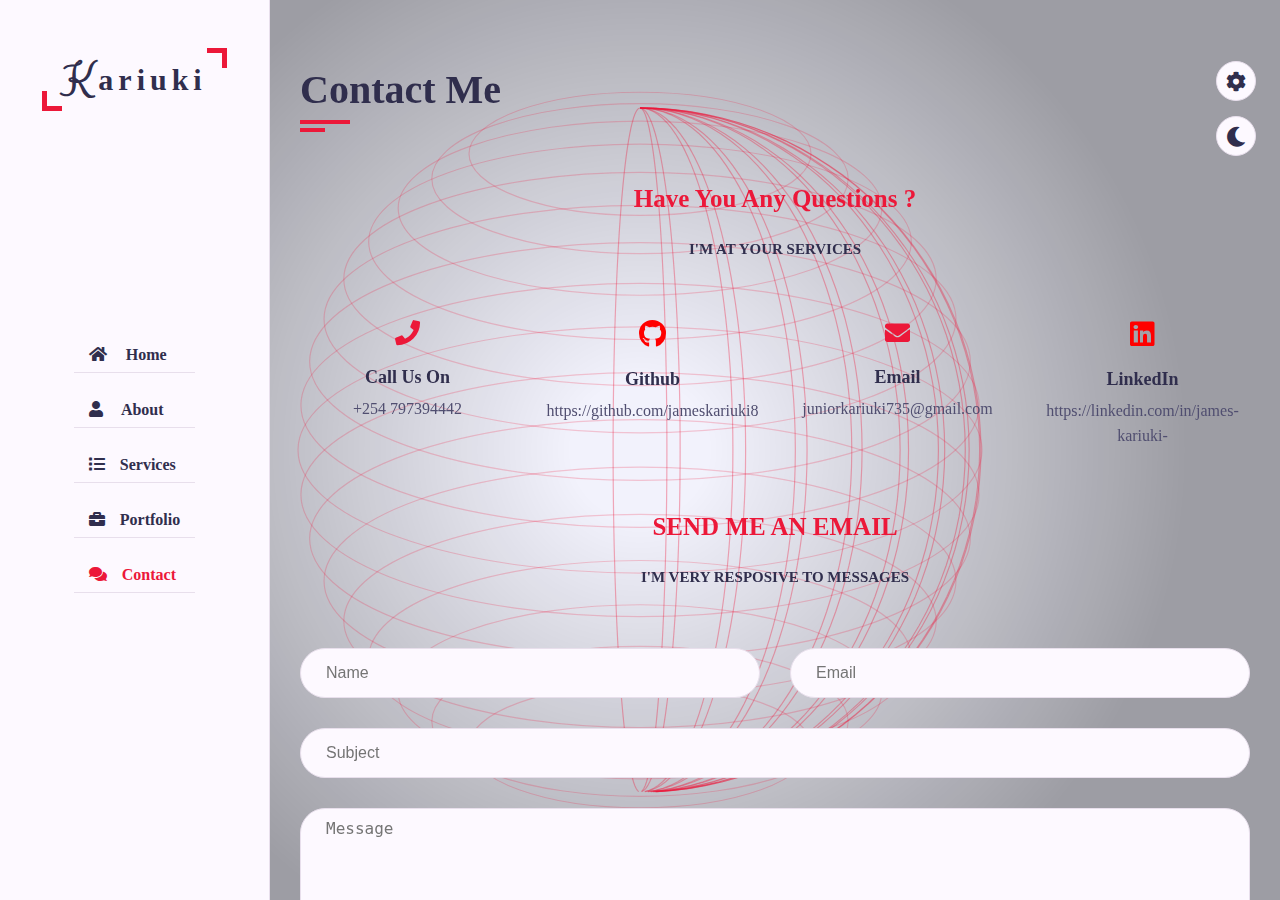
<file: contact.html>
<!DOCTYPE html>
<html lang="en">

<head>
  <meta charset="UTF-8" />
  <meta http-equiv="X-UA-Compatible" content="IE=edge" />
  <meta name="viewport" content="width=device-width, initial-scale=1.0" />
  <link rel="icon" href="preview.jpeg" type="image/x-icon" />
  <title>Contact | James Kariuki</title>
  <link rel="stylesheet" href="css/style.css" />
  <link rel="stylesheet" href="css/skins/color-1.css" />
  <link rel="stylesheet" href="css/style-switcher.css" />
  <link rel="stylesheet" href="css/skins/color-1.css" class="alternate-style" title="color-1" disabled />
  <link rel="stylesheet" href="css/skins/color-2.css" class="alternate-style" title="color-2" disabled />
  <link rel="stylesheet" href="css/skins/color-3.css" class="alternate-style" title="color-3" disabled />
  <link rel="stylesheet" href="css/skins/color-4.css" class="alternate-style" title="color-4" disabled />
  <link rel="stylesheet" href="css/skins/color-5.css" class="alternate-style" title="color-5" disabled />
  <link rel="stylesheet" href="https://cdnjs.cloudflare.com/ajax/libs/font-awesome/5.15.4/css/all.min.css" />
</head>

<body>
  <canvas id="contact-wireframe" class="bg-wireframe" aria-hidden="true"></canvas>
  <div class="main-container">
    <div data-include="partials/aside.html"></div>
    <div class="main-content">
      <section class="contact section active" id="contact">
        <div class="container">
          <div class="row">
            <div class="section-title padd-15">
              <h2>Contact Me</h2>
            </div>
          </div>
          <h3 class="contact-title padd-15">Have You Any Questions ?</h3>
          <h4 class="contact-sub-title padd-15">I'M AT YOUR SERVICES</h4>
          <div class="row">
            <div class="contact-info-item padd-15">
              <div class="icon"><i class="fa fa-phone"></i></div>
              <h4>Call Us On</h4>
              <p>+254 797394442</p>
            </div>
            <div class="contact-info-item padd-15">
              <div class="icon"><i class="fab fa-github" style="color: red; font-size: 28px;"></i></div>
              <h4>Github</h4>
              <p>https://github.com/jameskariuki8</p>
            </div>
            <div class="contact-info-item padd-15">
              <div class="icon"><i class="fa fa-envelope"></i></div>
              <h4>Email</h4>
              <p>juniorkariuki735@gmail.com</p>
            </div>
            <div class="contact-info-item padd-15">
              <div class="icon"><i class="fab fa-linkedin" style="color: red; font-size: 28px;"></i></div>
              <h4>LinkedIn</h4>
              <p>https://linkedin.com/in/james-kariuki-</p>
            </div>
          </div>
          <h3 class="contact-title padd-15">SEND ME AN EMAIL</h3>
          <h4 class="contact-sub-title padd-15">I'M VERY RESPOSIVE TO MESSAGES</h4>
          <div class="row">
            <div class="contact-form padd-15">
              <form id="contactForm" action="https://formspree.io/f/mnnvkddz" method="POST">
                <div class="row">
                  <div class="form-item col-6 padd-15">
                    <div class="form-group"><input type="text" class="form-control" placeholder="Name" /></div>
                  </div>
                  <div class="form-item col-6 padd-15">
                    <div class="form-group"><input type="email" class="form-control" placeholder="Email" /></div>
                  </div>
                </div>
                <div class="row">
                  <div class="form-item col-12 padd-15">
                    <div class="form-group"><input type="text" class="form-control" placeholder="Subject" /></div>
                  </div>
                </div>
                <div class="row">
                  <div class="form-item col-12 padd-15">
                    <div class="form-group"><textarea name="message" class="form-control"
                        placeholder="Message"></textarea></div>
                  </div>
                </div>
                <div class="row">
                  <div class="form-item col-12 padd-15"><button type="submit" class="btn">Send Message</button></div>
                </div>
              </form>
            </div>
          </div>
        </div>
        <!-- Global Footer -->
        <div data-include="partials/footer.html"></div>
      </section>
    </div>
  </div>
  <div data-include="partials/style-switcher.html"></div>
  <script>
    document.addEventListener('DOMContentLoaded', function () {
      var form = document.getElementById('contactForm');
      form && form.addEventListener('submit', function (event) {
        event.preventDefault();
        var formData = new FormData(form);
        fetch('https://formspree.io/f/mnnvkddz', { method: 'POST', body: formData, headers: { 'Accept': 'application/json' } })
          .then(function (response) {
            if (response.ok) {
              for (var i = 0; i < 15; i++) {
                var gift = document.createElement('img');
                var images = ['https://cdn-icons-png.flaticon.com/512/4729/4729050.png', 'https://cdn-icons-png.flaticon.com/512/4729/4729077.png', 'https://cdn-icons-png.flaticon.com/512/4729/4729039.png', 'https://cdn-icons-png.flaticon.com/512/4729/4729040.png'];
                gift.src = images[Math.floor(Math.random() * images.length)];
                gift.classList.add('falling-item');
                gift.style.left = Math.random() * window.innerWidth + 'px';
                gift.style.animationDuration = Math.random() * 3 + 2 + 's';
                document.body.appendChild(gift);
                setTimeout(function (g) { return function () { g.remove(); }; }(gift), 5000);
              }
              var messageBox = document.createElement('div');
              messageBox.innerHTML = '<h2>🎉 Congratulations! Your message has been sent successfully! 🎉</h2>';
              messageBox.style.position = 'fixed';
              messageBox.style.top = '50%';
              messageBox.style.left = '50%';
              messageBox.style.transform = 'translate(-50%, -50%)';
              messageBox.style.background = 'rgba(0, 0, 0, 0.8)';
              messageBox.style.color = 'white';
              messageBox.style.padding = '20px';
              messageBox.style.borderRadius = '10px';
              messageBox.style.textAlign = 'center';
              messageBox.style.fontSize = '1.5rem';
              messageBox.style.zIndex = '1000';
              document.body.appendChild(messageBox);
              setTimeout(function () { messageBox.remove(); window.location.href = 'index.html'; }, 3000);
            } else {
              alert('Oops! Something went wrong. Please try again.');
            }
          }).catch(function () { alert('Submission failed. Check your connection and try again.'); });
      });
    });
  </script>
  <script src="js/includes.js"></script>
  <script src="js/style-switcher.js"></script>
  <script src="js/common.js"></script>
  <script src="js/effects.js"></script>
</body>

</html>
</file>
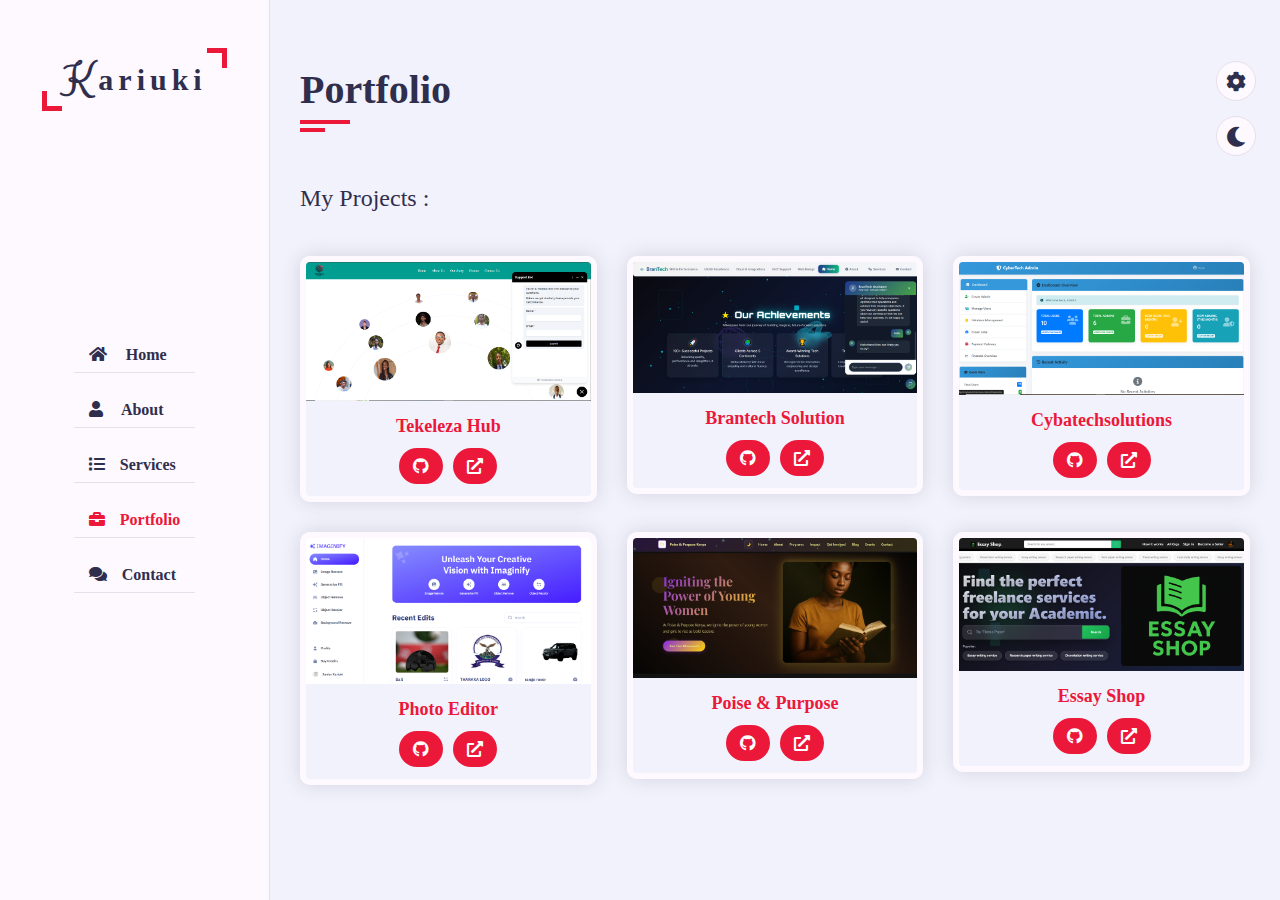
<file: portfolio.html>
<!DOCTYPE html>
<html lang="en">
  <head>
  <meta charset="UTF-8" />
  <meta http-equiv="X-UA-Compatible" content="IE=edge" />
  <meta name="viewport" content="width=device-width, initial-scale=1.0" />
  <link rel="icon" href="preview.jpeg" type="image/x-icon" />
  <title>Portfolio | James Kariuki</title>
  <link rel="stylesheet" href="css/style.css" />
  <link rel="stylesheet" href="css/skins/color-1.css" />
  <link rel="stylesheet" href="css/style-switcher.css" />
  <link rel="stylesheet" href="css/skins/color-1.css" class="alternate-style" title="color-1" disabled />
  <link rel="stylesheet" href="css/skins/color-2.css" class="alternate-style" title="color-2" disabled />
  <link rel="stylesheet" href="css/skins/color-3.css" class="alternate-style" title="color-3" disabled />
  <link rel="stylesheet" href="css/skins/color-4.css" class="alternate-style" title="color-4" disabled />
  <link rel="stylesheet" href="css/skins/color-5.css" class="alternate-style" title="color-5" disabled />
  <link rel="stylesheet" href="https://cdnjs.cloudflare.com/ajax/libs/font-awesome/5.15.4/css/all.min.css" />
  </head>
  <body>
    <div class="main-container">
      <div data-include="partials/aside.html"></div>
      <div class="main-content">
        <section class="portfolio section active" id="portfolio">
          <div class="container">
            <div class="row">
              <div class="section-title padd-15">
                <h2>Portfolio</h2>
              </div>
            </div>
            <div class="row">
              <div class="portfolio-heading padd-15"><h2>My Projects :</h2></div>
            </div>
            <div class="row">
              <div class="portfolio-item padd-15">
                <div class="portfolio-item-inner shadow-dark">
                  <div class="portfolio-img"><img src="images/portfolio/tekeleza.png" alt="" /></div>
                  <h3 class="project-title">Tekeleza Hub</h3>
                  <div class="project-links">
                    <a href="https://github.com/jameskariuki8/tekeleza-frontend" target="_blank" class="btn" aria-label="GitHub"><i class="fab fa-github"></i><span class="sr-only">GitHub</span></a>
                    <a href="https://tekelezahub.org" target="_blank" class="btn" aria-label="Live"><i class="fa fa-external-link-alt"></i><span class="sr-only">Live</span></a>
                  </div>
                </div>
              </div>
              <div class="portfolio-item padd-15">
                <div class="portfolio-item-inner shadow-dark">
                  <div class="portfolio-img"><img src="images/portfolio/brantec.png" alt="" /></div>
                  <h3 class="project-title">Brantech Solution</h3>
                  <div class="project-links">
                    <a href="https://github.com/jameskariuki8/brantechsolution" target="_blank" class="btn" aria-label="GitHub"><i class="fab fa-github"></i></a>
                    <a href="https://brantechsolutions.co" target="_blank" class="btn" aria-label="Live"><i class="fa fa-external-link-alt"></i></a>
                  </div>
                </div>
              </div>
              <div class="portfolio-item padd-15">
                <div class="portfolio-item-inner shadow-dark">
                  <div class="portfolio-img"><img src="images/portfolio/cyber.png" alt="" /></div>
                  <h3 class="project-title">Cybatechsolutions</h3>
                  <div class="project-links">
                    <a href="https://github.com/jameskariuki8/CyberSystem" target="_blank" class="btn" aria-label="GitHub"><i class="fab fa-github"></i></a>
                    <a href="https://cybatechsolutions.co.ke" target="_blank" class="btn" aria-label="Live"><i class="fa fa-external-link-alt"></i></a>
                  </div>
                </div>
              </div>
              <div class="portfolio-item padd-15">
                <div class="portfolio-item-inner shadow-dark">
                  <div class="portfolio-img"><img src="images/portfolio/imaginify.png" alt="" /></div>
                  <h3 class="project-title">Photo Editor</h3>
                  <div class="project-links">
                    <a href="https://github.com/jameskariuki8/imagery" target="_blank" class="btn" aria-label="GitHub"><i class="fab fa-github"></i></a>
                    <a href="https://imagery-wine.vercel.app" target="_blank" class="btn" aria-label="Live"><i class="fa fa-external-link-alt"></i></a>
                  </div>
                </div>
              </div>
              <div class="portfolio-item padd-15">
                <div class="portfolio-item-inner shadow-dark">
                  <div class="portfolio-img"><img src="images/portfolio/poise.png" alt="" /></div>
                  <h3 class="project-title">Poise & Purpose</h3>
                  <div class="project-links">
                    <a href="https://github.com/jameskariuki8/poise-and-purpose" target="_blank" class="btn" aria-label="GitHub"><i class="fab fa-github"></i></a>
                    <a href="https://poiseandpurposekenya.org/" target="_blank" class="btn" aria-label="Live"><i class="fa fa-external-link-alt"></i></a>
                  </div>
                </div>
              </div>
              <div class="portfolio-item padd-15">
                <div class="portfolio-item-inner shadow-dark">
                  <div class="portfolio-img"><img src="images/portfolio/jobb.png" alt="" /></div>
                  <h3 class="project-title">Essay Shop</h3>
                  <div class="project-links">
                    <a href="https://github.com/jameskariuki8/job-portal" target="_blank" class="btn" aria-label="GitHub"><i class="fab fa-github"></i></a>
                    <a href="https://myessay-shop.com" target="_blank" class="btn" aria-label="Live"><i class="fa fa-external-link-alt"></i></a>
                  </div>
                </div>
              </div>
            </div>
          </div>
        </section>
      </div>
    </div>
    <div data-include="partials/style-switcher.html"></div>
    <script src="js/includes.js"></script>
    <script src="js/style-switcher.js"></script>
    <script src="js/common.js"></script>
  </body>
</html>
</file>
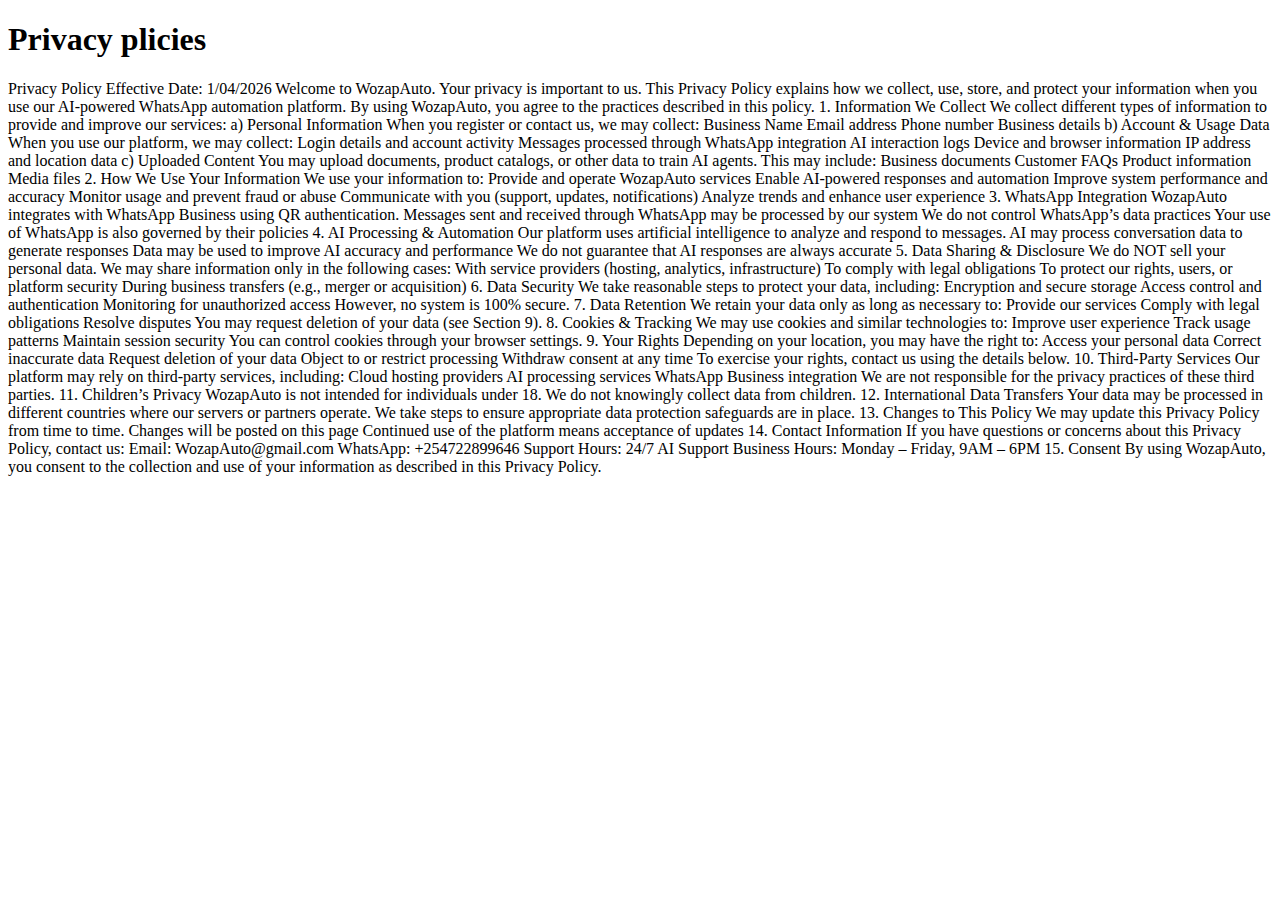
<file: privacy.html>
<!DOCTYPE html>
<html lang="en">

<head>
    <meta charset="UTF-8">
    <meta name="viewport" content="width=device-width, initial-scale=1.0">
    <title>Document</title>
</head>

<body>
    <h1>Privacy plicies</h1>
    <p>Privacy Policy
        Effective Date: 1/04/2026
        Welcome to WozapAuto. Your privacy is important to us. This Privacy Policy explains how we collect, use, store,
        and protect your information when you use our AI-powered WhatsApp automation platform.
        By using WozapAuto, you agree to the practices described in this policy.

        1. Information We Collect
        We collect different types of information to provide and improve our services:
        a) Personal Information
        When you register or contact us, we may collect:
        Business Name
        Email address
        Phone number
        Business details

        b) Account & Usage Data
        When you use our platform, we may collect:
        Login details and account activity
        Messages processed through WhatsApp integration
        AI interaction logs
        Device and browser information
        IP address and location data




        c) Uploaded Content
        You may upload documents, product catalogs, or other data to train AI agents. This may include:
        Business documents
        Customer FAQs
        Product information
        Media files

        2. How We Use Your Information
        We use your information to:
        Provide and operate WozapAuto services
        Enable AI-powered responses and automation
        Improve system performance and accuracy
        Monitor usage and prevent fraud or abuse
        Communicate with you (support, updates, notifications)
        Analyze trends and enhance user experience

        3. WhatsApp Integration
        WozapAuto integrates with WhatsApp Business using QR authentication.
        Messages sent and received through WhatsApp may be processed by our system
        We do not control WhatsApp’s data practices
        Your use of WhatsApp is also governed by their policies

        4. AI Processing & Automation
        Our platform uses artificial intelligence to analyze and respond to messages.
        AI may process conversation data to generate responses
        Data may be used to improve AI accuracy and performance
        We do not guarantee that AI responses are always accurate

        5. Data Sharing & Disclosure
        We do NOT sell your personal data.
        We may share information only in the following cases:
        With service providers (hosting, analytics, infrastructure)
        To comply with legal obligations
        To protect our rights, users, or platform security
        During business transfers (e.g., merger or acquisition)

        6. Data Security
        We take reasonable steps to protect your data, including:
        Encryption and secure storage
        Access control and authentication
        Monitoring for unauthorized access
        However, no system is 100% secure.

        7. Data Retention
        We retain your data only as long as necessary to:
        Provide our services
        Comply with legal obligations
        Resolve disputes
        You may request deletion of your data (see Section 9).

        8. Cookies & Tracking
        We may use cookies and similar technologies to:
        Improve user experience
        Track usage patterns
        Maintain session security
        You can control cookies through your browser settings.

        9. Your Rights
        Depending on your location, you may have the right to:
        Access your personal data
        Correct inaccurate data
        Request deletion of your data
        Object to or restrict processing
        Withdraw consent at any time
        To exercise your rights, contact us using the details below.

        10. Third-Party Services
        Our platform may rely on third-party services, including:
        Cloud hosting providers
        AI processing services
        WhatsApp Business integration
        We are not responsible for the privacy practices of these third parties.

        11. Children’s Privacy
        WozapAuto is not intended for individuals under 18.
        We do not knowingly collect data from children.

        12. International Data Transfers
        Your data may be processed in different countries where our servers or partners operate.
        We take steps to ensure appropriate data protection safeguards are in place.

        13. Changes to This Policy
        We may update this Privacy Policy from time to time.
        Changes will be posted on this page
        Continued use of the platform means acceptance of updates

        14. Contact Information
        If you have questions or concerns about this Privacy Policy, contact us:
        Email: WozapAuto@gmail.com
        WhatsApp: +254722899646
        Support Hours:
        24/7 AI Support
        Business Hours: Monday – Friday, 9AM – 6PM

        15. Consent
        By using WozapAuto, you consent to the collection and use of your information as described in this Privacy
        Policy.

    </p>
</body>

</html>
</file>
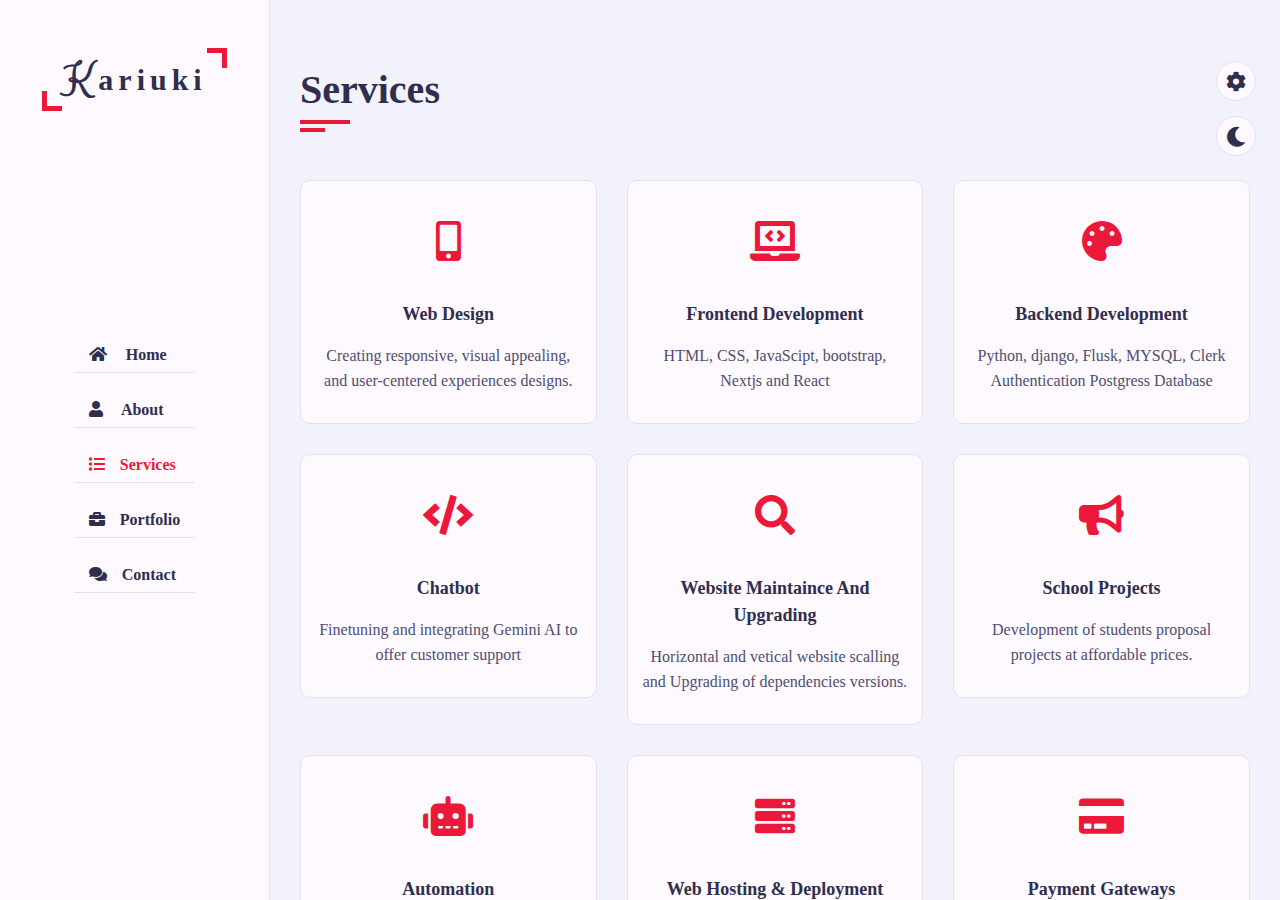
<file: services.html>
<!DOCTYPE html>
<html lang="en">

<head>
  <meta charset="UTF-8" />
  <meta http-equiv="X-UA-Compatible" content="IE=edge" />
  <meta name="viewport" content="width=device-width, initial-scale=1.0" />
  <link rel="icon" href="preview.jpeg" type="image/x-icon" />
  <title>Services | James Kariuki</title>
  <link rel="stylesheet" href="css/style.css" />
  <link rel="stylesheet" href="css/skins/color-1.css" />
  <link rel="stylesheet" href="css/style-switcher.css" />
  <link rel="stylesheet" href="css/skins/color-1.css" class="alternate-style" title="color-1" disabled />
  <link rel="stylesheet" href="css/skins/color-2.css" class="alternate-style" title="color-2" disabled />
  <link rel="stylesheet" href="css/skins/color-3.css" class="alternate-style" title="color-3" disabled />
  <link rel="stylesheet" href="css/skins/color-4.css" class="alternate-style" title="color-4" disabled />
  <link rel="stylesheet" href="css/skins/color-5.css" class="alternate-style" title="color-5" disabled />
  <link rel="stylesheet" href="https://cdnjs.cloudflare.com/ajax/libs/font-awesome/5.15.4/css/all.min.css" />
</head>

<body>
  <div class="main-container">
    <div data-include="partials/aside.html"></div>
    <div class="main-content">
      <section class="service section active" id="services">
        <div class="container">
          <div class="row">
            <div class="section-title padd-15">
              <h2>Services</h2>
            </div>
          </div>
          <div class="row">
            <div class="service-item padd-15">
              <div class="service-item-inner">
                <div class="icon"><i class="fa fa-mobile-alt"></i></div>
                <h4>Web Design</h4>
                <p>Creating responsive, visual appealing, and user-centered experiences designs.</p>
              </div>
            </div>
            <div class="service-item padd-15">
              <div class="service-item-inner">
                <div class="icon"><i class="fa fa-laptop-code"></i></div>
                <h4>Frontend Development</h4>
                <p>HTML, CSS, JavaScipt, bootstrap, Nextjs and React</p>
              </div>
            </div>
            <div class="service-item padd-15">
              <div class="service-item-inner">
                <div class="icon"><i class="fa fa-palette"></i></div>
                <h4>Backend Development</h4>
                <p>Python, django, Flusk, MYSQL, Clerk Authentication Postgress Database</p>
              </div>
            </div>
            <div class="service-item padd-15">
              <div class="service-item-inner">
                <div class="icon"><i class="fa fa-code"></i></div>
                <h4>Chatbot</h4>
                <p>Finetuning and integrating Gemini AI to offer customer support </p>
              </div>
            </div>
            <div class="service-item padd-15">
              <div class="service-item-inner">
                <div class="icon"><i class="fa fa-search"></i></div>
                <h4>Website Maintaince and Upgrading </h4>
                <p>Horizontal and vetical website scalling and Upgrading of dependencies versions.</p>
              </div>
            </div>
            <div class="service-item padd-15">
              <div class="service-item-inner">
                <div class="icon"><i class="fa fa-bullhorn"></i></div>
                <h4>School Projects</h4>
                <p>Development of students proposal projects at affordable prices.</p>
              </div>
            </div>
            <div class="service-item padd-15">
              <div class="service-item-inner">
                <div class="icon"><i class="fa fa-robot"></i></div>
                <h4>Automation</h4>
                <p>Build workflow automations, RPA scripts and scheduled jobs to save time.</p>
              </div>
            </div>
            <div class="service-item padd-15">
              <div class="service-item-inner">
                <div class="icon"><i class="fa fa-server"></i></div>
                <h4>Web Hosting & Deployment</h4>
                <p>Deploy and host on shared/VPS/cloud, CI/CD, SSL, domains and scaling.</p>
              </div>
            </div>
            <div class="service-item padd-15">
              <div class="service-item-inner">
                <div class="icon"><i class="fa fa-credit-card"></i></div>
                <h4>Payment Gateways</h4>
                <p>Integrate M-Pesa STK/Express, PayPal Checkout and secure payment flows.</p>
              </div>
            </div>
          </div>
        </div>
        <!-- Global Footer -->
        <div data-include="partials/footer.html"></div>
      </section>
    </div>
  </div>
  <div data-include="partials/style-switcher.html"></div>
  <script src="js/includes.js"></script>
  <script src="js/style-switcher.js"></script>
  <script src="js/common.js"></script>
</body>

</html>
</file>
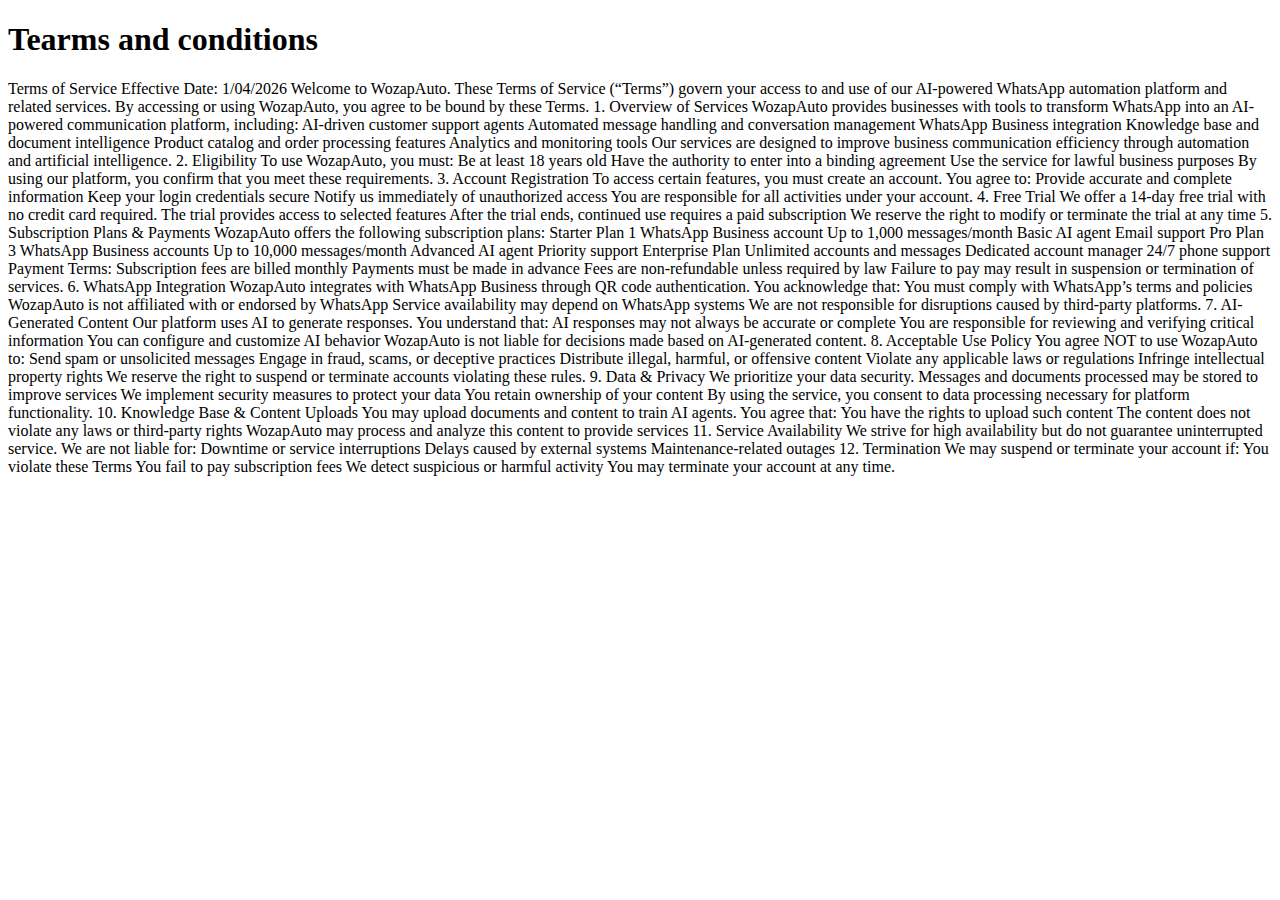
<file: terms.html>
<!DOCTYPE html>
<html lang="en">

<head>
    <meta charset="UTF-8">
    <meta name="viewport" content="width=, initial-scale=1.0">
    <title>Document</title>
</head>

<body>
    <h1>Tearms and conditions</h1>
    <P>Terms of Service
        Effective Date: 1/04/2026
        Welcome to WozapAuto. These Terms of Service (“Terms”) govern your access to and use of our AI-powered WhatsApp
        automation platform and related services.
        By accessing or using WozapAuto, you agree to be bound by these Terms.

        1. Overview of Services
        WozapAuto provides businesses with tools to transform WhatsApp into an AI-powered communication platform,
        including:
        AI-driven customer support agents
        Automated message handling and conversation management
        WhatsApp Business integration
        Knowledge base and document intelligence
        Product catalog and order processing features
        Analytics and monitoring tools
        Our services are designed to improve business communication efficiency through automation and artificial
        intelligence.

        2. Eligibility
        To use WozapAuto, you must:
        Be at least 18 years old
        Have the authority to enter into a binding agreement
        Use the service for lawful business purposes
        By using our platform, you confirm that you meet these requirements.




        3. Account Registration
        To access certain features, you must create an account.
        You agree to:
        Provide accurate and complete information
        Keep your login credentials secure
        Notify us immediately of unauthorized access
        You are responsible for all activities under your account.

        4. Free Trial
        We offer a 14-day free trial with no credit card required.
        The trial provides access to selected features
        After the trial ends, continued use requires a paid subscription
        We reserve the right to modify or terminate the trial at any time

        5. Subscription Plans & Payments
        WozapAuto offers the following subscription plans:
        Starter Plan
        1 WhatsApp Business account
        Up to 1,000 messages/month
        Basic AI agent
        Email support
        Pro Plan
        3 WhatsApp Business accounts
        Up to 10,000 messages/month
        Advanced AI agent
        Priority support

        Enterprise Plan
        Unlimited accounts and messages
        Dedicated account manager
        24/7 phone support
        Payment Terms:
        Subscription fees are billed monthly
        Payments must be made in advance
        Fees are non-refundable unless required by law
        Failure to pay may result in suspension or termination of services.

        6. WhatsApp Integration
        WozapAuto integrates with WhatsApp Business through QR code authentication.
        You acknowledge that:
        You must comply with WhatsApp’s terms and policies
        WozapAuto is not affiliated with or endorsed by WhatsApp
        Service availability may depend on WhatsApp systems
        We are not responsible for disruptions caused by third-party platforms.

        7. AI-Generated Content
        Our platform uses AI to generate responses.
        You understand that:
        AI responses may not always be accurate or complete
        You are responsible for reviewing and verifying critical information
        You can configure and customize AI behavior
        WozapAuto is not liable for decisions made based on AI-generated content.

        8. Acceptable Use Policy
        You agree NOT to use WozapAuto to:
        Send spam or unsolicited messages
        Engage in fraud, scams, or deceptive practices
        Distribute illegal, harmful, or offensive content
        Violate any applicable laws or regulations
        Infringe intellectual property rights
        We reserve the right to suspend or terminate accounts violating these rules.

        9. Data & Privacy
        We prioritize your data security.
        Messages and documents processed may be stored to improve services
        We implement security measures to protect your data
        You retain ownership of your content
        By using the service, you consent to data processing necessary for platform functionality.

        10. Knowledge Base & Content Uploads
        You may upload documents and content to train AI agents.
        You agree that:
        You have the rights to upload such content
        The content does not violate any laws or third-party rights
        WozapAuto may process and analyze this content to provide services







        11. Service Availability
        We strive for high availability but do not guarantee uninterrupted service.
        We are not liable for:
        Downtime or service interruptions
        Delays caused by external systems
        Maintenance-related outages

        12. Termination
        We may suspend or terminate your account if:
        You violate these Terms
        You fail to pay subscription fees
        We detect suspicious or harmful activity
        You may terminate your account at any time.

    </P>
</body>

</html>
</file>
<file: css/style.css>
@import url('https://fonts.googleapis.com/css2?family=Clicker+Script&family=Poppins:wght@200;300;400;500;600;700&display=swap');

:root {
  --bg-black-900: #f2f2fc;
  --bg-black-100: #fdf9ff;
  --bg-black-50: #e8dfec;
  --text-black-900: #302e4d;
  --text-black-700: #504e70;
}

body.dark {
  --bg-black-900: #151515;
  --bg-black-100: #222222;
  --bg-black-50: #393939;
  --text-black-900: #ffffff;
  --text-black-700: #e9e9e9;
}

body {
  line-height: 1.5;
  font-size: 16px;
  font-family: 'Poppins' sans-serif;
  background: var(--bg-black-900);
}

* {
  margin: 0;
  padding: 0;
  outline: none;
  text-decoration: none;
  box-sizing: border-box;
}

::before,
::after {
  box-sizing: border-box;
}

ul {
  list-style: none;
}

.section {
  background: var(--bg-black-900);
  min-height: 100vh;
  display: flex;
  flex-direction: column;
  padding: 0 30px;
  opacity: 1;
  position: fixed;
  left: 270px;
  top: 0;
  right: 0;
  bottom: 0;
  z-index: 0;
  overflow-y: auto;
  overflow-x: hidden;
  transition: all 0.3s ease;
}

.section.back-section {
  z-index: 1;
}

.section.active {
  z-index: 2;
  opacity: 1;
  animation: slideSection 1s ease;
}

@keyframes slideSection {
  0% {
    transform: translateX(100%);
  }

  100% {
    transform: translateX(0%);
  }
}

.hidden {
  display: none !important;
}

.padd-15 {
  padding-left: 15px;
  padding-right: 15px;
}

.container {
  max-width: 1100px;
  width: 100%;
  margin: auto;
  /* Ensure it doesn't restrict height */
  height: auto;
}

.section .container {
  padding-top: 60px;
  padding-bottom: 70px;
  flex: 1 0 auto;
  width: 100%;
}

.section>div[data-include="partials/footer.html"] {
  flex-shrink: 0;
  width: 100%;
}

.section-title {
  flex: 0 0 100%;
  max-width: 100%;
  margin-bottom: 60px;
}

.section-title h2 {
  font-size: 40px;
  color: var(--text-black-900);
  font-weight: 700;
  position: relative;
}

.section-title h2::before {
  content: '';
  height: 4px;
  width: 50px;
  background-color: var(--skin-color);
  position: absolute;
  top: 100%;
  left: 0;
}

.section-title h2::after {
  content: '';
  height: 4px;
  width: 25px;
  background-color: var(--skin-color);
  position: absolute;
  top: 100%;
  left: 0;
  margin-top: 8px;
}

.row {
  display: flex;
  flex-wrap: wrap;
  margin-left: -15px;
  margin-right: -15px;
  position: relative;
}

.btn {
  font-size: 16px;
  font-weight: 500;
  padding: 12px 35px;
  color: white;
  border-radius: 40px;
  display: inline-block;
  white-space: nowrap;
  border: none;
  background: var(--skin-color);
  transition: all 0.3s ease;
}

.btn:hover {
  transform: scale(1.05);
}

.shadow-dark {
  box-shadow: 0 0 20px rgba(48, 46, 77, 0.15);
}

/* aside */
.aside {
  width: 270px;
  background: var(--bg-black-100);
  position: fixed;
  left: 0;
  top: 0;
  padding: 30px;
  height: 100%;
  border-right: 1px solid var(--bg-black-50);
  display: flex;
  justify-content: center;
  align-items: center;
  z-index: 20;
  transition: all 0.3s ease;
}

.aside .logo {
  position: absolute;
  top: 50px;
  font-size: 30px;
  text-transform: capitalize;
}

.aside .logo a {
  color: var(--text-black-900);
  font-weight: 700;
  padding: 15px 20px;
  font-size: 30px;
  letter-spacing: 5px;
  position: relative;
}

.aside .logo a span {
  font-family: 'Clicker Script', cursive;
  font-size: 40px;
}

.aside .logo a::before {
  content: '';
  position: absolute;
  width: 20px;
  height: 20px;
  border-bottom: 5px solid var(--skin-color);
  border-left: 5px solid var(--skin-color);
  bottom: 0;
  left: 0;
}

.aside .logo a::after {
  content: '';
  position: absolute;
  width: 20px;
  height: 20px;
  border-top: 5px solid var(--skin-color);
  border-right: 5px solid var(--skin-color);
  top: 0;
  right: 0;
}

.aside .nav-toggler {
  height: 40px;
  width: 45px;
  border: 1px solid var(--bg-black-50);
  cursor: pointer;
  position: fixed;
  left: 300px;
  top: 20px;
  border-radius: 5px;
  background: var(--bg-black-100);
  display: none;
  align-items: center;
  justify-content: center;
  transition: all 0.3s ease;
}

.aside .nav-toggler span {
  height: 2px;
  width: 18px;
  background: var(--skin-color);
  display: inline-block;
  position: relative;
}

.aside .nav-toggler.open span {
  background-color: transparent;
}

.aside .nav-toggler span::before {
  content: '';
  height: 2px;
  width: 18px;
  background: var(--skin-color);
  position: absolute;
  top: -6px;
  left: 0;
}

.aside .nav-toggler.open span::before {
  transform: rotate(45deg);
  top: 0;
}

.aside .nav-toggler span::after {
  content: '';
  height: 2px;
  width: 18px;
  background: var(--skin-color);
  position: absolute;
  top: 6px;
  left: 0;
}

.aside .nav-toggler.open span::after {
  transform: rotate(-45deg);
  top: 0;
}

.aside .nav {
  margin-top: 50px;
}

.aside .nav li {
  margin-bottom: 20px;
  display: block;
}

.aside .nav li a {
  font-size: 16px;
  font-weight: 600;
  display: block;
  border-bottom: 1px solid var(--bg-black-50);
  color: var(--text-black-900);
  padding: 5px 15px;
}

.aside .nav li a.active {
  color: var(--skin-color);
}

.aside .nav li a i {
  margin-right: 15px;
}

/* home */
.home {
  min-height: 100vh;
  display: flex;
  color: var(--text-black-900);
}

.home .home-info {
  flex: 0 0 56%;
  max-width: 56%;
  position: relative;
  z-index: 2;
}

h3.hello {
  font-size: 28px;
  margin: 15px 0;
}

h3.hello span {
  font-family: 'Clicker Script', cursive;
  font-size: 30px;
  font-weight: 700;
  color: var(--skin-color);
}

h3.my-profession {
  font-size: 30px;
  margin: 15px 0;
}

.typing {
  color: var(--skin-color);
}

.home-info p {
  margin-bottom: 70px;
  font-size: 20px;
  color: var(--text-black-700);
}

.home .home-img {
  flex: 0 0 40%;
  max-width: 40%;
  text-align: center;
  position: relative;
  margin-left: 24px;
  z-index: 1;
}

.home-img::after {
  content: '';
  position: absolute;
  height: 80px;
  width: 80px;
  border-bottom: 10px solid var(--skin-color);
  border-right: 10px solid var(--skin-color);
  right: 20px;
  bottom: -40px;
}

.home-img::before {
  content: '';
  position: absolute;
  height: 80px;
  width: 80px;
  border-top: 10px solid var(--skin-color);
  border-left: 10px solid var(--skin-color);
  left: 20px;
  top: -40px;
}

.home .home-img img {
  margin: auto;
  border-radius: 5px;
  height: 400px;
}

/* About */
.about .about-content {
  flex: 0 0 100%;
  max-width: 100%;
}

.about .about-content .about-text {
  flex: 0 0 100%;
  max-width: 100%;
}

.about .about-content .about-text h3 {
  font-size: 24px;
  margin-bottom: 15px;
  font-weight: 700;
  color: var(--text-black-900);
}

.about .about-content .about-text h3 span {
  color: var(--skin-color);
}

.about .about-content .about-text p {
  font-size: 16px;
  line-height: 25px;
  color: var(--text-black-700);
}

.about .about-content .personal-info {
  flex: 0 0 60%;
  max-width: 60%;
  margin-top: 40px;
}

.about .about-content .personal-info .info-item {
  flex: 0 0 50%;
  max-width: 50%;
}

.about .about-content .personal-info .info-item p {
  font-weight: 600;
  padding: 10px 0;
  font-size: 16px;
  color: var(--text-black-900);
  border-bottom: 1px solid var(--bg-black-50);
}

.about .about-content .personal-info .info-item p span {
  font-weight: 400;
  color: var(--text-black-700);
  margin-left: 4px;
  display: inline-block;
  word-break: break-all;
}

.about .about-content .personal-info .buttons {
  margin-top: 30px;
}

.about .about-content .personal-info .buttons .btn {
  margin-top: 10px;
}

.about .about-content .skills {
  flex: 0 0 40%;
  max-width: 40%;
  margin-top: 40px;
}

.about .about-content .skills .skill-item {
  flex: 0 0 100%;
  max-width: 100%;
}

.about .about-content .skills .skill-item h5 {
  line-height: 40px;
  font-weight: 600;
  font-size: 16px;
  color: var(--text-black-900);
  text-transform: capitalize;
}

.about .about-content .skills .skill-item .progress {
  background-color: var(--bg-black-50);
  height: 7px;
  border-radius: 4px;
  width: 100%;
  position: relative;
}

.about .about-content .skills .skill-item {
  margin-bottom: 25px;
}

.about .about-content .skills .skill-item .progress .progress-in {
  position: absolute;
  left: 0;
  top: 0;
  height: 100%;
  border-radius: 4px;
  background-color: var(--skin-color);
}

.about .about-content .skills .skill-item .skill-percent {
  position: absolute;
  right: 0;
  color: var(--text-black-900);
  top: -40px;
  font-weight: 400;
  line-height: 40px;
}

.about .about-content .education,
.about .about-content .experience {
  flex: 0 0 50%;
  max-width: 50%;
  margin-top: 30px;
}

.about .about-content h3.title {
  font-size: 24px;
  margin-bottom: 30px;
  font-weight: 700;
  color: var(--text-black-900);
}

.about .about-content .timeline-box {
  flex: 0 0 100%;
  max-width: 100%;
}

.about .about-content .timeline {
  background-color: var(--bg-black-100);
  padding: 30px 15px;
  border: 1px solid var(--bg-black-50);
  border-radius: 10px;
  width: 100%;
  position: relative;
}

.about .about-content .timeline .timeline-item {
  position: relative;
  padding-left: 37px;
  padding-bottom: 50px;
}

.about .about-content .timeline .timeline-item:last-child {
  padding-bottom: 0;
}

.about .about-content .timeline .timeline-item::before {
  content: '';
  width: 1px;
  position: absolute;
  height: 100%;
  left: 7px;
  top: 0;
  background-color: var(--skin-color);
}

.about .about-content .timeline .circle-dot {
  position: absolute;
  left: 0;
  top: 0;
  height: 15px;
  width: 15px;
  border-radius: 50%;
  background-color: var(--skin-color);
}

.about .about-content .timeline .timeline-date {
  font-weight: 400;
  font-size: 14px;
  margin-bottom: 12px;
  color: var(--text-black-700);
}

.about .about-content .timeline .timeline-date .fa {
  margin-right: 5px;
}

.about .about-content .timeline .timeline-title {
  font-weight: 700;
  font-size: 18px;
  margin-bottom: 15px;
  text-transform: capitalize;
  color: var(--text-black-900);
}

.about .about-content .timeline .timeline-text {
  line-height: 25px;
  font-size: 16px;
  text-align: justify;
  color: var(--text-black-700);
}

/* service */
.service .container {
  padding-bottom: 40px;
}

.service .service-item {
  margin-bottom: 30px;
  flex: 0 0 33.33%;
  max-width: 33.33%;
}

.service .service-item .service-item-inner {
  background-color: var(--bg-black-100);
  border: 1px solid var(--bg-black-50);
  border-radius: 10px;
  padding: 30px 15px;
  text-align: center;
  transition: all 0.3s ease;
}

.service .service-item .service-item-inner:hover {
  box-shadow: 0 0 20px rgba(48, 46, 77, 0.15);
}

.service .service-item .service-item-inner .icon {
  height: 60px;
  width: 60px;
  border-radius: 50%;
  display: block;
  margin: 0 auto 30px;
  text-align: center;
  transition: all 0.3s ease;
}

.service .service-item .service-item-inner .icon .fa {
  font-size: 40px;
  line-height: 60px;
  color: var(--skin-color);
  transition: all 0.3s ease;
}

.service .service-item .service-item-inner:hover .icon {
  background: var(--skin-color);
}

.service .service-item .service-item-inner:hover .icon .fa {
  font-size: 25px;
  color: #ffffff;
}

.service .service-item .service-item-inner h4 {
  font-size: 18px;
  margin-bottom: 15px;
  color: var(--text-black-900);
  font-weight: 700;
  text-transform: capitalize;
}

.service .service-item .service-item-inner p {
  font-size: 16px;
  color: var(--text-black-700);
  line-height: 25px;
}

/* portfolio */
.portfolio .container {
  padding-bottom: 40px;
}

.portfolio .portfolio-heading {
  flex: 0 0 100%;
  max-width: 100%;
  margin-bottom: 40px;
}

.portfolio .portfolio-heading h2 {
  color: var(--text-black-900);
  font-weight: 500;
}

.portfolio .portfolio-item {
  flex: 0 0 33.33%;
  max-width: 33.33%;
  margin-bottom: 30px;
}

.portfolio .portfolio-item-inner {
  border: 6px solid var(--bg-black-100);
  border-radius: 10px;
  overflow: hidden;
  cursor: pointer;
}

.portfolio .portfolio-item-inner .portfolio-img img {
  width: 100%;
  display: block;
}

/* Portfolio captions and link buttons */
.portfolio .project-title {
  margin: 12px 0 8px;
  font-size: 18px;
  font-weight: 600;
  text-align: center;
  color: var(--skin-color);
}

.portfolio .project-links {
  display: flex;
  justify-content: center;
  gap: 10px;
  flex-wrap: wrap;
  margin: 8px 0 12px;
}

.portfolio .project-links .btn {
  padding: 10px 14px;
  border-radius: 28px;
  display: inline-flex;
  align-items: center;
  gap: 8px;
}

@media (max-width: 575px) {
  .portfolio .project-links {
    gap: 8px;
  }

  .portfolio .project-links .btn {
    padding: 10px;
  }
}

/* contact */
.contact-title {
  color: var(--skin-color);
  text-align: center;
  font-size: 25px;
  margin-bottom: 20px;
}

.contact-sub-title {
  color: var(--text-black-900);
  text-align: center;
  font-size: 15px;
  margin-bottom: 60px;
}

.contact .contact-info-item {
  flex: 0 0 25%;
  max-width: 25%;
  text-align: center;
  margin-bottom: 60px;
}

.contact .contact-info-item .icon {
  display: inline-block;
}

.contact .contact-info-item .icon .fa {
  font-size: 25px;
  color: var(--skin-color);
}

.contact .contact-info-item h4 {
  font-size: 18px;
  font-weight: 700;
  color: var(--text-black-900);
  text-transform: capitalize;
  margin: 15px 0 5px;
}

.contact .contact-info-item p {
  font-size: 16px;
  line-height: 25px;
  color: var(--text-black-700);
  font-weight: 400;
}

.contact .contact-form {
  flex: 0 0 100%;
  max-width: 100%;
}

.contact .contact-form .col-6 {
  flex: 0 0 50%;
  max-width: 50%;
}

.contact .contact-form .col-12 {
  flex: 0 0 100%;
  max-width: 100%;
}

.contact .contact-form .form-item {
  margin-bottom: 30px;
}

.contact .contact-form .form-item .form-control {
  width: 100%;
  height: 50px;
  border-radius: 25px;
  background: var(--bg-black-100);
  border: 1px solid var(--bg-black-50);
  padding: 10px 25px;
  font-size: 16px;
  color: var(--text-black-700);
  transition: all 0.3s ease;
}

.contact .contact-form .form-item .form-control:focus {
  box-shadow: 0 0 20px rgba(48, 46, 77, 0.15);
}

.contact .contact-form .form-item textarea.form-control {
  height: 140px;
}

.contact .contact-form .btn {
  height: 50px;
  padding: 0 50px;
}

/* Contact page: full-screen wireframe background */
.bg-wireframe {
  position: fixed;
  inset: 0;
  width: 100vw;
  height: 100vh;
  pointer-events: none;
  z-index: 0;
}

/* Let contact section be transparent so background is visible */
.contact.section {
  background: transparent;
  z-index: 1;
}

@media (max-width: 1199px) {
  .section .container {
    padding-top: 70px;
  }

  .aside {
    left: -270px;
  }

  .aside.open {
    left: 0;
  }

  .aside .nav-toggler {
    display: flex;
    left: 30px;
  }

  .aside .nav-toggler.open {
    left: 300px;
  }

  .section {
    left: 0;
  }

  .section.open {
    left: 270px;
  }

  .about .about-content .personal-info .info-item p span {
    display: block;
    margin-left: 0;
  }
}

@media (max-width: 991px) {

  .contact .contact-info-item,
  .portfolio .portfolio-item,
  .service .service-item {
    flex: 0 0 50%;
    max-width: 50%;
  }

  .home .home-info {
    flex: 0 0 100%;
    max-width: 100%;
  }

  .home .home-img {
    display: none;
  }
}

@media (max-width: 767px) {

  .contact .contact-form .col-6,
  .contact .contact-info-item,
  .portfolio .portfolio-item,
  .service .service-item,
  .about .about-content .experience,
  .about .about-content .education,
  .about .about-content .skills,
  .about .about-content .personal-info {
    flex: 0 0 100%;
    max-width: 100%;
  }

  .about .about-content .personal-info .info-item {
    flex: 0 0 50%;
    max-width: 50%;
  }

  .about .about-content .personal-info .buttons {
    display: flex;
    flex-wrap: wrap;
    gap: 10px;
  }

  .about .about-content .personal-info .buttons .btn {
    margin-left: 0 !important;
    margin-top: 0;
    margin-bottom: 10px;
    text-align: center;
    display: inline-flex;
    justify-content: center;
    align-items: center;
    padding: 0 15px;
    /* Adjust padding to fit text if needed */
  }

  /* Pair the first two buttons */
  .about .about-content .personal-info .buttons .btn:nth-child(1),
  .about .about-content .personal-info .buttons .btn:nth-child(2) {
    flex: 0 0 calc(50% - 5px);
    max-width: calc(50% - 5px);
  }

  /* Last button full width */
  .about .about-content .personal-info .buttons .btn:nth-child(3) {
    flex: 0 0 100%;
    max-width: 100%;
  }

  .carousel-section {
    padding: 20px 0;
  }
}

/* --- MAGICAL CAROUSEL STYLES --- */

.carousel-section {
  padding: 60px 0;
  overflow: hidden;
  position: relative;
  width: 100%;
}

.magic-carousel {
  display: flex;
  overflow: hidden;
  position: relative;
  width: 100%;
  mask-image: linear-gradient(to right, transparent, black 10%, black 90%, transparent);
  -webkit-mask-image: linear-gradient(to right, transparent, black 10%, black 90%, transparent);
  padding: 20px 0;
}

.magic-track {
  display: flex;
  gap: 30px;
  width: max-content;
  animation: magicScroll 12s linear infinite;
  padding-left: 30px;
  /* Initial offset */
}

.magic-track:hover,
.magic-carousel:hover .magic-track {
  animation-play-state: paused !important;
}

@keyframes magicScroll {
  0% {
    transform: translateX(0);
  }

  100% {
    transform: translateX(-50%);
  }
}

.magic-card {
  flex: 0 0 320px;
  background: rgba(255, 255, 255, 0.05);
  /* Glass base */
  backdrop-filter: blur(12px);
  -webkit-backdrop-filter: blur(12px);
  border: 1px solid rgba(255, 255, 255, 0.2);
  border-radius: 16px;
  padding: 25px;
  transition: all 0.4s cubic-bezier(0.25, 0.8, 0.25, 1);
  position: relative;
  overflow: hidden;
  box-shadow: 0 8px 32px 0 rgba(31, 38, 135, 0.07);
  color: var(--text-black-700);
}

/* Light Mode Card Details */
body:not(.dark) .magic-card {
  background: rgba(255, 255, 255, 0.7);
  border: 1px solid rgba(0, 0, 0, 0.08);
}

body.dark .magic-card {
  background: rgba(30, 30, 30, 0.6);
  border: 1px solid rgba(255, 255, 255, 0.1);
}

.magic-card:hover {
  transform: translateY(-8px) scale(1.02);
  box-shadow: 0 15px 45px rgba(0, 0, 0, 0.2);
  border-color: var(--skin-color);
  z-index: 10;
}

.magic-card .card-icon {
  font-size: 2.5rem;
  color: var(--skin-color);
  margin-bottom: 15px;
  display: block;
}

.magic-card img {
  height: 50px;
  width: auto;
  margin-bottom: 15px;
  object-fit: contain;
}

.magic-card h3 {
  font-size: 1.2rem;
  margin-bottom: 5px;
  font-weight: 700;
  color: var(--text-black-900);
}

.magic-card .meta {
  font-size: 0.85rem;
  color: var(--text-black-700);
  margin-bottom: 12px;
  display: block;
  font-style: italic;
  opacity: 0.8;
}

.magic-card p {
  font-size: 0.9rem;
  line-height: 1.5;
  color: var(--text-black-700);
}


/* --- Enhanced Carousel Controls --- */

.carousel-controls {
  display: flex;
  justify-content: center;
  align-items: center;
  gap: 15px;
  margin-top: 25px;
  background: rgba(255, 255, 255, 0.1);
  backdrop-filter: blur(10px);
  -webkit-backdrop-filter: blur(10px);
  padding: 10px 20px;
  border-radius: 50px;
  width: max-content;
  margin-left: auto;
  margin-right: auto;
  border: 1px solid rgba(255, 255, 255, 0.2);
  box-shadow: 0 4px 15px rgba(0, 0, 0, 0.1);
}

body.dark .carousel-controls {
  background: rgba(20, 20, 20, 0.4);
  border-color: rgba(255, 255, 255, 0.08);
}

.control-btn {
  width: 45px;
  height: 45px;
  border-radius: 50%;
  border: none;
  background: rgba(255, 255, 255, 0.1);
  color: var(--text-black-700);
  display: flex;
  align-items: center;
  justify-content: center;
  cursor: pointer;
  transition: all 0.3s cubic-bezier(0.175, 0.885, 0.32, 1.275);
  font-size: 1.1rem;
}

body.dark .control-btn {
  background: rgba(255, 255, 255, 0.05);
  color: var(--text-black-700);
}

.control-btn:hover {
  background: var(--skin-color);
  color: white;
  transform: scale(1.15);
  box-shadow: 0 5px 15px rgba(0, 0, 0, 0.2);
}

.control-btn:active {
  transform: scale(0.95);
}

.control-btn i {
  pointer-events: none;
  /* Prevents icon interfering with click */

  /* --- GLOBAL FOOTER STYLES --- */
  .footer {
    background: var(--bg-black-900);
    padding: 60px 0 20px;
    border-top: 1px solid var(--bg-black-50);
    margin-top: auto;
    position: relative;
    z-index: 10;
  }

  .footer .row {
    display: flex;
    flex-wrap: wrap;
    justify-content: space-between;
  }

  .footer-col {
    flex: 1;
    padding: 0 15px;
    min-width: 250px;
    margin-bottom: 30px;
  }

  .footer-col h3 {
    font-size: 1.2rem;
    color: var(--text-black-900);
    margin-bottom: 20px;
    font-weight: 600;
    position: relative;
  }

  .footer-col p {
    color: var(--text-black-700);
    font-size: 0.95rem;
    line-height: 1.6;
  }

  .footer-col ul {
    list-style: none;
    padding: 0;
  }

  .footer-col ul li {
    margin-bottom: 10px;
  }

  .footer-col ul li a {
    color: var(--text-black-700);
    font-size: 1rem;
    transition: all 0.3s ease;
    text-decoration: none;
  }

  .footer-col ul li a:hover {
    color: var(--skin-color);
    padding-left: 5px;
  }

  .footer-col .social-links a {
    display: inline-flex;
    height: 40px;
    width: 40px;
    background: var(--bg-black-100);
    margin-right: 10px;
    border-radius: 50%;
    text-align: center;
    line-height: 40px;
    /* Align icon vertically */
    color: var(--text-black-700);
    transition: all 0.3s ease;
    align-items: center;
    justify-content: center;
  }

  .footer-col .social-links a:hover {
    background: var(--skin-color);
    color: #fff;
  }

  .footer-bottom {
    text-align: center;
    padding-top: 20px;
    border-top: 1px solid var(--bg-black-50);
    margin-top: 20px;
  }

  .footer-bottom p {
    font-size: 0.9rem;
    color: var(--text-black-700);
  }

  @media (max-width: 767px) {
    .footer-col {
      flex: 0 0 100%;
      max-width: 100%;
    }
  }
}

/* --- GLOBAL FOOTER STYLES --- */
.footer {
  background: var(--bg-black-900);
  padding: 60px 0 20px;
  border-top: 1px solid var(--bg-black-50);
  margin-top: auto;
  position: relative;
  z-index: 10;
}

.footer .row {
  display: flex;
  flex-wrap: wrap;
  justify-content: space-between;
}

.footer-col {
  flex: 1;
  padding: 0 15px;
  min-width: 250px;
  margin-bottom: 30px;
}

.footer-col h3 {
  font-size: 1.2rem;
  color: var(--text-black-900);
  margin-bottom: 20px;
  font-weight: 600;
  position: relative;
}

.footer-col p {
  color: var(--text-black-700);
  font-size: 0.95rem;
  line-height: 1.6;
}

.footer-col ul {
  list-style: none;
  padding: 0;
}

.footer-col ul li {
  margin-bottom: 10px;
}

.footer-col ul li a {
  color: var(--text-black-700);
  font-size: 1rem;
  transition: all 0.3s ease;
  text-decoration: none;
}

.footer-col ul li a:hover {
  color: var(--skin-color);
  padding-left: 5px;
}

.footer-col .social-links a {
  display: inline-flex;
  height: 40px;
  width: 40px;
  background: var(--bg-black-100);
  margin-right: 10px;
  border-radius: 50%;
  text-align: center;
  line-height: 40px;
  /* Align icon vertically */
  color: var(--text-black-700);
  transition: all 0.3s ease;
  align-items: center;
  justify-content: center;
}

.footer-col .social-links a:hover {
  background: var(--skin-color);
  color: #fff;
}

.footer-bottom {
  text-align: center;
  padding-top: 20px;
  border-top: 1px solid var(--bg-black-50);
  margin-top: 20px;
}

.footer-bottom p {
  font-size: 0.9rem;
  color: var(--text-black-700);
}

@media (max-width: 767px) {
  .footer-col {
    flex: 0 0 100%;
    max-width: 100%;
    text-align: center;
  }

  .footer {
    /* Ensure footer doesn't overflow */
    width: 100%;
    box-sizing: border-box;
  }
}
</file>
<file: css/skins/color-1.css>
:root {
  --skin-color: #ec1839;
}
</file>
<file: css/style-switcher.css>
.style-switcher {
  position: fixed;
  right: 0;
  top: 60px;
  padding: 15px;
  width: 200px;
  border: 1px solid var(--bg-black-50);
  background: var(--bg-black-100);
  z-index: 101;
  border-radius: 5px;
  transition: all 0.3s ease;
  transform: translateX(100%);
}

.style-switcher.open {
  transform: translateX(-25px);
}

.style-switcher .s-icon {
  position: absolute;
  height: 40px;
  width: 40px;
  text-align: center;
  font-size: 20px;
  background: var(--bg-black-100);
  color: var(--text-black-900);
  right: 100%;
  border: 1px solid var(--bg-black-50);
  margin-right: 25px;
  cursor: pointer;
  transition: all 0.3s ease;
  border-radius: 50%;
}

.style-switcher .s-icon i {
  line-height: 40px;
}

.style-switcher .style-switcher-toggler {
  top: 0;
}

.style-switcher .day-night {
  top: 55px;
}

.style-switcher h4 {
  margin: 0 0 10px;
  color: var(--text-black-700);
  font-size: 16px;
  font-weight: 600;
  text-transform: capitalize;
}

.style-switcher .colors {
  display: flex;
  flex-wrap: wrap;
  justify-content: space-between;
}

.style-switcher .colors span {
  display: inline-block;
  height: 30px;
  width: 30px;
  border-radius: 50%;
}

.style-switcher .color-1 {
  background: #ec1839;
}

.style-switcher .color-2 {
  background: #fa5b0f;
}

.style-switcher .color-3 {
  background: #37b182;
}

.style-switcher .color-4 {
  background: #1854b4;
}

.style-switcher .color-5 {
  background: #f021b2;
}
</file>
<file: css/skins/color-2.css>
:root {
  --skin-color: #fa5b0f;
}
</file>
<file: css/skins/color-3.css>
:root {
  --skin-color: #37b182;
}
</file>
<file: css/skins/color-4.css>
:root {
  --skin-color: #1854b4;
}
</file>
<file: css/skins/color-5.css>
:root {
  --skin-color: #f021b2;
}
</file>
